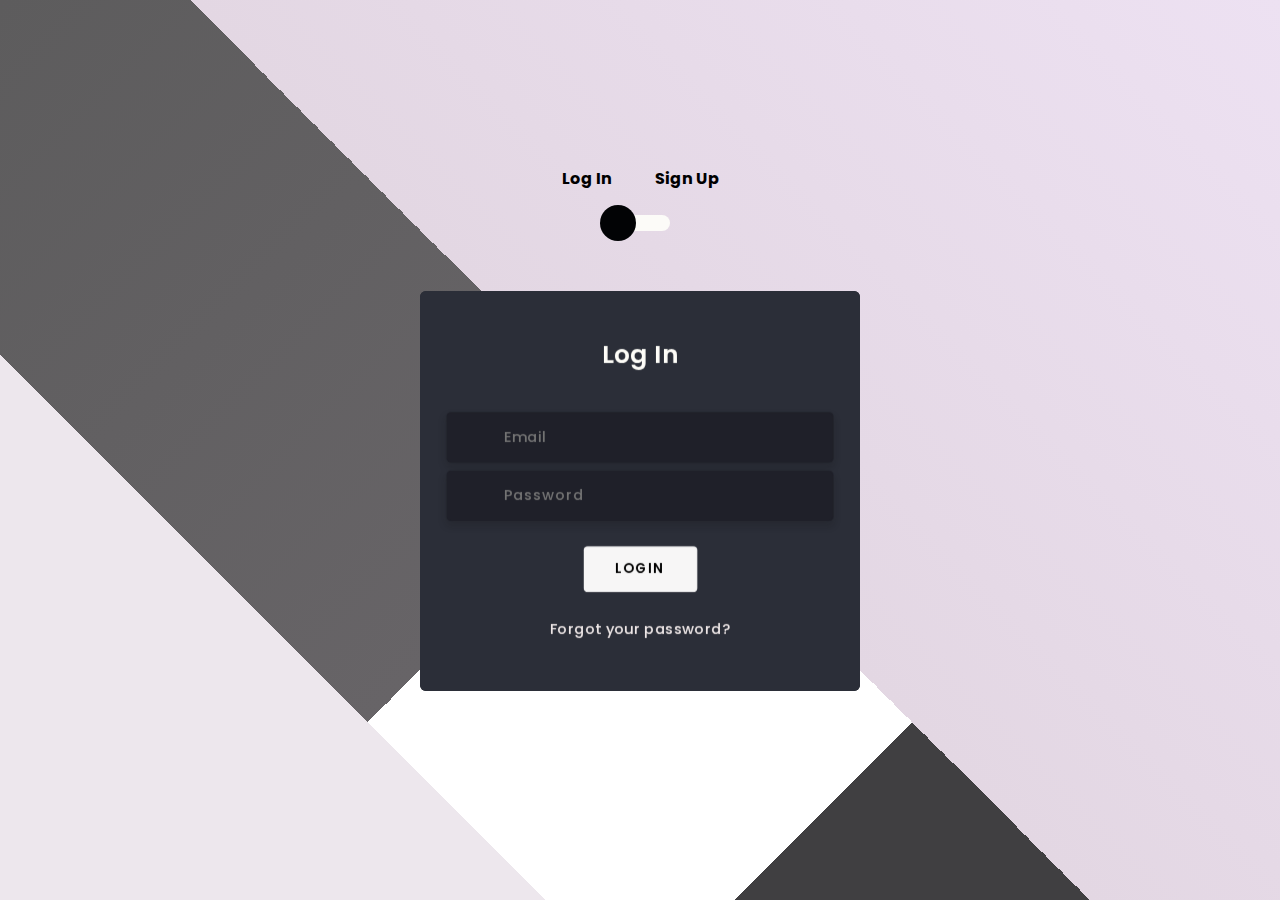
<file: login.html>
<!doctype html>
<html lang="en">
<head>
  <title>Login# Qwikbuy</title>
  <meta charset="utf-8">
  <meta name="viewport" content="width=device-width, initial-scale=1, shrink-to-fit=no">
  <link rel="stylesheet" href="https://unicons.iconscout.com/release/v2.1.9/css/unicons.css">
  <link rel="stylesheet" href="https://cdnjs.cloudflare.com/ajax/libs/twitter-bootstrap/4.5.0/css/bootstrap.min.css">
<link rel="stylesheet" href="style3.css">
</head>
<body>
 <div class="section">
  <div class="container">
   <div class="row full-height justify-content-center">
    <div class="col-12 text-center align-self-center py-5">
     <div class="section pb-5 pt-5 pt-sm-2 text-center">
      <h6 class="mb-0 pb-3"><span>Log In </span><span>Sign Up</span></h6>
              <input class="checkbox" type="checkbox" id="reg-log" name="reg-log"/>
              <label for="reg-log"></label>
      <div class="card-3d-wrap mx-auto">
       <div class="card-3d-wrapper">
        <div class="card-front">
         <div class="center-wrap">
          <div class="section text-center">
           <h4 class="mb-4 pb-3">Log In</h4>
           <div class="form-group">
            <input type="email" class="form-style" placeholder="Email">
            <i class="input-icon uil uil-at"></i>
           </div> 
           <div class="form-group mt-2">
            <input type="password" class="form-style" placeholder="Password">
            <i class="input-icon uil uil-lock-alt"></i>
           </div>
           <a href="index.html" class="btn mt-4">Login</a>
                      <p class="mb-0 mt-4 text-center"><a href="#" class="link">Forgot your password?</a></p>
               </div>
              </div>
             </div>
        <div class="card-back">
         <div class="center-wrap">
          <div class="section text-center">
           <h4 class="mb-3 pb-3">Sign Up</h4>
           <div class="form-group">
            <input type="text" class="form-style" placeholder="Full Name">
            <i class="input-icon uil uil-user"></i>
           </div> 
           <div class="form-group mt-2">
            <input type="tel" class="form-style" placeholder="Phone Number">
            <i class="input-icon uil uil-phone"></i>
           </div> 
                      <div class="form-group mt-2">
            <input type="email" class="form-style" placeholder="Email">
            <i class="input-icon uil uil-at"></i>
           </div>
           <div class="form-group mt-2">
            <input type="password" class="form-style" placeholder="Password">
            <i class="input-icon uil uil-lock-alt"></i>
           </div>
           <a href="index.html" class="btn mt-4">Register</a>
               </div>
              </div>
             </div>
            </div>
           </div>
          </div>
         </div>
        </div>
     </div>
 </div>
</body>
</html>
</file>
<file: style3.css>
@import url('https://fonts.googleapis.com/css?family=Poppins:400,500,600,700,800,900');
body{
  font-family: 'Poppins', sans-serif;
  font-weight: 300;
  line-height: 1.7;
  color: #fffef9;
  background-color: #1f2029;
  background: linear-gradient(45deg, #ede7ed 25%, transparent 15%, transparent 50%, #e3d7e3 50%, #ede1f2),
                linear-gradient(-45deg, #403f41 25%, transparent 15%, transparent 50%, #676467 50%, #5d5c5d);
}
a:hover {
  text-decoration: none;
}
.link {
  color: #f0e9e9;
}
.link:hover {
  color: #efeef4;
}
p {
  font-weight: 500;
  font-size: 14px;
}
h4 {
  font-weight: 600;
}
h6 span{
  padding: 0 20px;
  font-weight: 700;
  color: #000000;
}
.section{
  position: relative;
  width: 100%;
  display: block;
}
.full-height{
  min-height: 100vh;
}
[type="checkbox"]:checked,
[type="checkbox"]:not(:checked){
display: none;
}
.checkbox:checked + label,
.checkbox:not(:checked) + label{
  position: relative;
  display: block;
  text-align: center;
  width: 60px;
  height: 16px;
  border-radius: 8px;
  padding: 0;
  margin: 10px auto;
  cursor: pointer;
  background-color: #fcfbf8;
}
.checkbox:checked + label:before,
.checkbox:not(:checked) + label:before{
  position: absolute;
  display: block;
  width: 36px;
  height: 36px;
  border-radius: 50%;
  color: #ffffff;
  background-color: #020305;
  font-family: 'unicons';
  content: '\eb4f';
  z-index: 20;
  top: -10px;
  left: -10px;
  line-height: 36px;
  text-align: center;
  font-size: 24px;
  transition: all 0.5s ease;
}
.checkbox:checked + label:before {
  transform: translateX(44px) rotate(-270deg);
}
.card-3d-wrap {
  position: relative;
  width: 440px;
  max-width: 100%;
  height: 400px;
  -webkit-transform-style: preserve-3d;
  transform-style: preserve-3d;
  perspective: 800px;
  margin-top: 60px;
}
.card-3d-wrapper {
  width: 100%;
  height: 100%;
  position:absolute;
  -webkit-transform-style: preserve-3d;
  transform-style: preserve-3d;
  transition: all 600ms ease-out; 
}
.card-front, .card-back {
  width: 100%;
  height: 100%;
  background-color: #2b2e38;
  position: absolute;
  border-radius: 6px;
  -webkit-transform-style: preserve-3d;
}
.card-back {
  transform: rotateY(180deg);
}
.checkbox:checked ~ .card-3d-wrap .card-3d-wrapper {
  transform: rotateY(180deg);
}
.center-wrap{
  position: absolute;
  width: 100%;
  padding: 0 35px;
  top: 50%;
  left: 0;
  transform: translate3d(0, -50%, 35px) perspective(100px);
  z-index: 20;
  display: block;
}
.form-group{ 
  position: relative;
  display: block;
    margin: 0;
    padding: 0;
}
.form-style {
  padding: 13px 20px;
  padding-left: 55px;
  height: 48px;
  width: 100%;
  font-weight: 500;
  border-radius: 4px;
  font-size: 14px;
  line-height: 22px;
  letter-spacing: 0.5px;
  outline: none;
  color: #c4c3ca;
  background-color: #1f2029;
  border: none;
  -webkit-transition: all 200ms linear;
  transition: all 200ms linear;
  box-shadow: 0 4px 8px 0 rgba(21,21,21,.2);
}
.form-style:focus,
.form-style:active {
  border: none;
  outline: none;
  box-shadow: 0 4px 8px 0 rgba(21,21,21,.2);
}
.input-icon {
  position: absolute;
  top: 0;
  left: 18px;
  height: 48px;
  font-size: 24px;
  line-height: 48px;
  text-align: left;
  -webkit-transition: all 200ms linear;
   transition: all 200ms linear;
}
.btn{  
  border-radius: 4px;
  height: 44px;
  font-size: 13px;
  font-weight: 600;
  text-transform: uppercase;
  -webkit-transition : all 200ms linear;
  transition: all 200ms linear;
  padding: 0 30px;
  letter-spacing: 1px;
  display: -webkit-inline-flex;
  display: -ms-inline-flexbox;
  display: inline-flex;
  align-items: center;
  background-color: #f7f6f6;
  color: #000000;
}
.btn:hover{  
  background-color: #000000;
  color: #121111;
  box-shadow: 0 8px 24px 0 rgba(16,39,112,.2);
}
</file>
